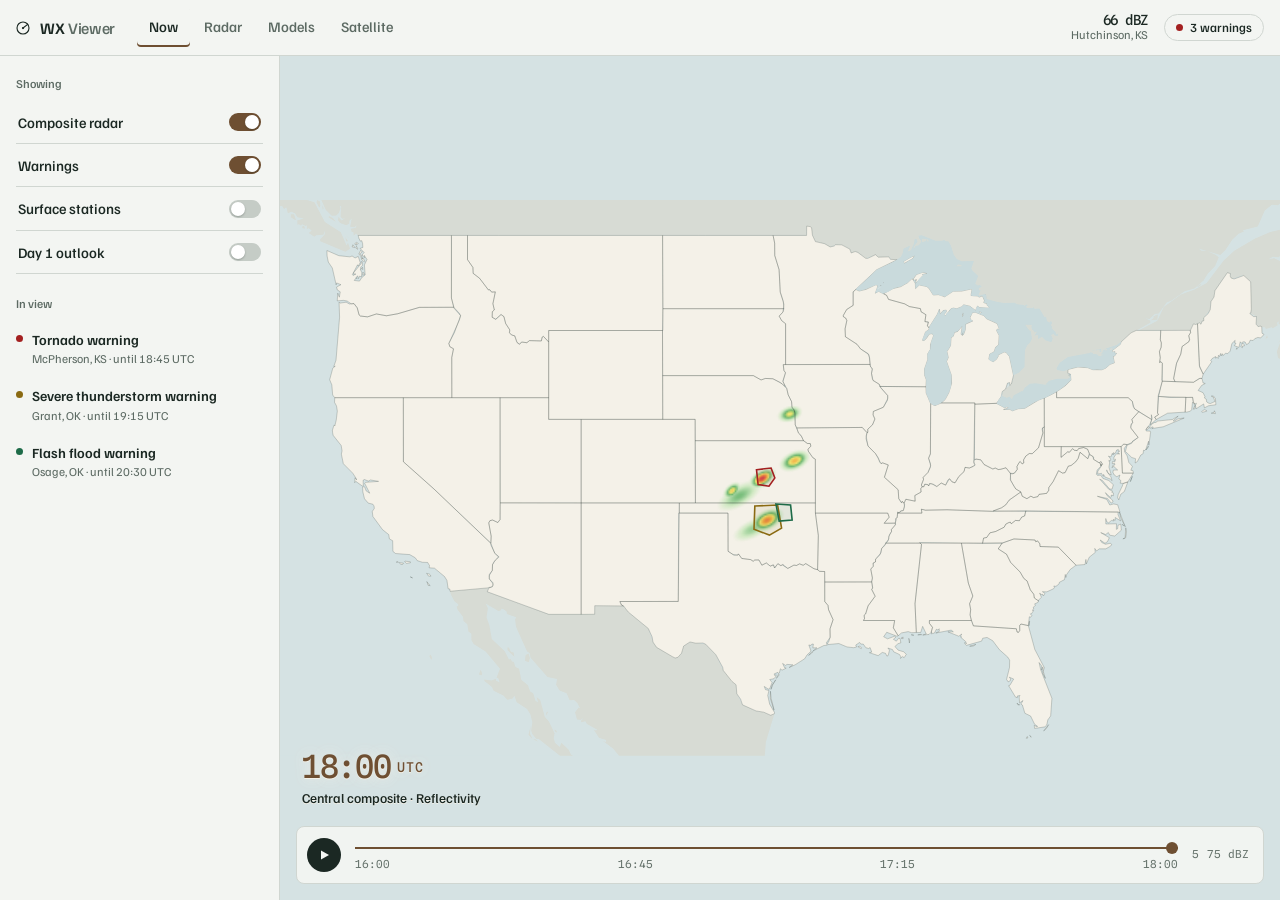
<file: mockup/index.html>
<!DOCTYPE html>
<html lang="en">
<head>
<meta charset="UTF-8">
<meta name="viewport" content="width=device-width, initial-scale=1">
<title>WX Viewer</title>
<meta name="description" content="A clean mockup of WX Viewer. Sample weather fields on a continental map.">
<style>
@font-face {
  font-family: "Familjen Grotesk";
  src: url("fonts/familjen-400.ttf") format("truetype");
  font-weight: 400;
  font-style: normal;
  font-display: swap;
}
@font-face {
  font-family: "Familjen Grotesk";
  src: url("fonts/familjen-500.ttf") format("truetype");
  font-weight: 500;
  font-style: normal;
  font-display: swap;
}
@font-face {
  font-family: "Familjen Grotesk";
  src: url("fonts/familjen-600.ttf") format("truetype");
  font-weight: 600;
  font-style: normal;
  font-display: swap;
}
@font-face {
  font-family: "Spline Sans Mono";
  src: url("fonts/spline-400.ttf") format("truetype");
  font-weight: 400;
  font-style: normal;
  font-display: swap;
}
@font-face {
  font-family: "Spline Sans Mono";
  src: url("fonts/spline-500.ttf") format("truetype");
  font-weight: 500;
  font-style: normal;
  font-display: swap;
}

:root {
  --field: #e4e8e3;
  --sheet: #f3f5f2;
  --ink: #1b2823;
  --muted: #5c6a63;
  --faint: #66736c;
  --line: #d0d6d1;
  --line-strong: #b7c0ba;
  --bronze: #6e4f32;
  --chart: #f4f1e8;
  --neighbor: #d7dbd4;
  --water: #d5e2e3;
  --lake: #c9dadc;
  --danger: #a32020;
  --sans: "Familjen Grotesk", "Segoe UI", sans-serif;
  --mono: "Spline Sans Mono", ui-monospace, monospace;
  --shadow: 0 12px 32px rgba(27, 40, 35, 0.1);
}

* { box-sizing: border-box; }
html, body { height: 100%; }
body {
  margin: 0;
  color: var(--ink);
  background: var(--field);
  font-family: var(--sans);
  font-size: 15px;
  line-height: 1.4;
  display: flex;
  flex-direction: column;
  overflow: hidden;
  color-scheme: light;
  -webkit-font-smoothing: antialiased;
}
button, select, input { font: inherit; color: inherit; }
button { cursor: pointer; }
button:focus-visible, select:focus-visible, input:focus-visible {
  outline: 2px solid var(--ink);
  outline-offset: 2px;
}
[hidden] { display: none !important; }

.rail {
  flex: none;
  display: grid;
  grid-template-columns: auto 1fr auto;
  align-items: center;
  height: 56px;
  padding: 0 16px 0 14px;
  background: var(--sheet);
  border-bottom: 1px solid var(--line);
  user-select: none;
}
.brand { display: flex; align-items: center; gap: 8px; }
.brand svg { display: block; color: var(--ink); }
.brand h1 {
  margin: 0;
  font-size: 16px;
  font-weight: 600;
  letter-spacing: -0.02em;
  line-height: 1;
}
.brand h1 span { font-weight: 500; color: var(--muted); margin-left: 1px; }
.tabs { display: flex; gap: 2px; margin-left: 22px; }
.tabs button {
  border: 0;
  background: transparent;
  color: var(--muted);
  font-weight: 500;
  font-size: 14.5px;
  padding: 8px 12px 10px;
  border-radius: 4px;
}
.tabs button[aria-selected="true"] {
  color: var(--ink);
  box-shadow: inset 0 -2px 0 var(--bronze);
}
.tabs button:hover { color: var(--ink); }
.rail-meta { display: flex; align-items: center; gap: 16px; }
.live { text-align: right; min-width: 108px; }
.live strong {
  display: block;
  font-family: var(--mono);
  font-weight: 500;
  font-size: 14px;
  letter-spacing: -0.03em;
  line-height: 1.15;
}
.live span { display: block; color: var(--muted); font-size: 12px; line-height: 1.2; }
.warn-chip, .sheet-toggle {
  display: inline-flex;
  align-items: center;
  gap: 7px;
  border: 1px solid var(--line);
  background: transparent;
  border-radius: 999px;
  padding: 6px 11px;
  font-size: 12.5px;
  font-weight: 500;
  line-height: 1;
}
.warn-chip i {
  width: 7px;
  height: 7px;
  border-radius: 50%;
  background: var(--danger);
  flex: none;
}
.sheet-toggle { display: none; }

.stage {
  flex: 1;
  min-height: 0;
  display: grid;
  grid-template-columns: 280px minmax(0, 1fr);
}
.sheet {
  background: var(--sheet);
  border-right: 1px solid var(--line);
  overflow: auto;
  min-height: 0;
  scrollbar-width: thin;
  scrollbar-color: var(--line-strong) transparent;
}
.panel { padding: 18px 16px 32px; }
.panel h2 {
  margin: 22px 0 8px;
  font-size: 12px;
  font-weight: 500;
  color: var(--muted);
}
.panel h2:first-child { margin-top: 2px; }
.note { margin: 0; font-size: 14.5px; font-weight: 500; }

.switch {
  display: flex;
  align-items: center;
  justify-content: space-between;
  width: 100%;
  padding: 11px 2px;
  background: none;
  border: 0;
  border-bottom: 1px solid var(--line);
  text-align: left;
  font-size: 14.5px;
  font-weight: 500;
}
.switch i {
  width: 32px;
  height: 18px;
  border-radius: 99px;
  background: #c5ccc6;
  position: relative;
  flex: none;
}
.switch i::after {
  content: "";
  position: absolute;
  top: 2px;
  left: 2px;
  width: 14px;
  height: 14px;
  border-radius: 50%;
  background: #fff;
  box-shadow: 0 1px 2px rgba(27, 40, 35, 0.28);
  transition: transform 0.15s ease;
}
.switch[aria-pressed="true"] i { background: var(--bronze); }
.switch[aria-pressed="true"] i::after { transform: translateX(14px); }

.warnings { list-style: none; margin: 0; padding: 0; }
.warning {
  display: block;
  width: 100%;
  position: relative;
  padding: 9px 8px 9px 16px;
  background: none;
  border: 0;
  border-radius: 4px;
  text-align: left;
}
.warning::before {
  content: "";
  position: absolute;
  left: 0;
  top: 14px;
  width: 7px;
  height: 7px;
  border-radius: 50%;
  background: var(--c, var(--danger));
}
.warning b { display: block; font-weight: 600; font-size: 14px; }
.warning span { display: block; margin-top: 2px; color: var(--muted); font-size: 12px; }
.warning:hover, .warning[aria-current="true"] { background: #e7ebe4; }
.warning.is-expired { opacity: 0.55; }
.empty-note { margin: 8px 0 0; color: var(--muted); font-size: 13px; }

select, .search {
  width: 100%;
  height: 36px;
  border: 1px solid var(--line);
  border-radius: 4px;
  background: transparent;
  padding: 0 10px;
}
select {
  appearance: none;
  padding-right: 28px;
  background-image: url("data:image/svg+xml;utf8,<svg xmlns='http://www.w3.org/2000/svg' width='12' height='8' viewBox='0 0 12 8'><path d='M1 1.5 6 6.5 11 1.5' fill='none' stroke='%235C6A63' stroke-width='1.4' stroke-linecap='round'/></svg>");
  background-repeat: no-repeat;
  background-position: right 10px center;
}
.search { margin-bottom: 8px; }
.search::placeholder { color: var(--faint); }
.choice {
  display: block;
  width: 100%;
  text-align: left;
  padding: 7px 10px 7px 12px;
  border: 0;
  border-radius: 4px;
  background: transparent;
  font-size: 14.5px;
  font-weight: 500;
}
.choice:hover { background: #e7ebe4; }
.choice[aria-pressed="true"] {
  background: #e4e8e1;
  box-shadow: inset 2px 0 0 var(--bronze);
}
.segment {
  display: flex;
  border: 1px solid var(--line);
  border-radius: 4px;
  overflow: hidden;
}
.segment button {
  flex: 1;
  border: 0;
  background: transparent;
  padding: 8px 4px;
  color: var(--muted);
  font-size: 13px;
  font-weight: 500;
}
.segment button + button { border-left: 1px solid var(--line); }
.segment button[aria-pressed="true"] { background: var(--ink); color: var(--sheet); }
.disclosure {
  display: flex;
  align-items: center;
  gap: 8px;
  width: 100%;
  margin-top: 14px;
  padding: 12px 2px 8px;
  background: none;
  border: 0;
  border-top: 1px solid var(--line);
  font-size: 14.5px;
  font-weight: 500;
  text-align: left;
}
.disclosure .chev {
  width: 6px;
  height: 6px;
  border-right: 1.5px solid var(--muted);
  border-bottom: 1.5px solid var(--muted);
  transform: rotate(-45deg);
  margin-top: -3px;
}
.disclosure[aria-expanded="true"] .chev { transform: rotate(45deg); margin-top: 2px; }
.miss { margin: 8px 0 0; color: var(--muted); font-size: 13px; }

.map {
  position: relative;
  min-width: 0;
  background: var(--water);
  overflow: hidden;
  user-select: none;
}
#chart { display: block; width: 100%; height: 100%; cursor: crosshair; }
.water { fill: var(--water); }
.neighbor { fill: var(--neighbor); }
.land { fill: var(--chart); }
.lake { fill: var(--lake); }
.state-line { fill: none; stroke: rgba(27, 40, 35, 0.2); stroke-width: 1; vector-effect: non-scaling-stroke; }
.warning-shape, .range-ring, .front-line { vector-effect: non-scaling-stroke; }
.map.is-satellite { background: #121a1c; }
.map.is-satellite .water,
.map.is-satellite .lake { fill: #121a1c; }
.map.is-satellite .neighbor,
.map.is-satellite .land { fill: #1c2628; }
.map.is-satellite .state-line { stroke: rgba(214, 226, 223, 0.32); }

.plate {
  position: absolute;
  left: 22px;
  bottom: 92px;
  pointer-events: none;
}
.plate-time {
  font-family: var(--mono);
  font-weight: 500;
  font-size: clamp(26px, 2.5vw, 34px);
  letter-spacing: -0.04em;
  color: var(--bronze);
  line-height: 1;
  text-shadow: 0 1px 0 rgba(244, 241, 232, 0.95), 0 0 14px rgba(244, 241, 232, 0.9);
}
.plate-time span {
  margin-left: 6px;
  font-size: 0.42em;
  letter-spacing: 0.08em;
  vertical-align: 0.45em;
}
.plate-caption {
  margin-top: 6px;
  font-size: 13.5px;
  font-weight: 500;
  text-shadow: 0 1px 0 rgba(244, 241, 232, 0.95);
}
.map.is-satellite .plate-time { color: #e6d3b8; text-shadow: 0 1px 2px rgba(0, 0, 0, 0.8); }
.map.is-satellite .plate-caption { color: #d5ddd8; text-shadow: 0 1px 2px rgba(0, 0, 0, 0.8); }

.timebar {
  position: absolute;
  left: 16px;
  right: 16px;
  bottom: 16px;
  height: 58px;
  display: grid;
  grid-template-columns: auto minmax(0, 1fr) auto;
  align-items: center;
  gap: 14px;
  padding: 0 14px 0 10px;
  background: rgba(243, 245, 242, 0.94);
  border: 1px solid var(--line);
  border-radius: 8px;
  backdrop-filter: blur(10px);
}
.play {
  width: 34px;
  height: 34px;
  border: 0;
  border-radius: 50%;
  background: var(--ink);
  color: var(--sheet);
  display: grid;
  place-items: center;
  padding: 0;
}
.play svg { display: block; }
.track { min-width: 0; display: flex; flex-direction: column; gap: 3px; }
.track input[type="range"] {
  -webkit-appearance: none;
  appearance: none;
  width: 100%;
  height: 16px;
  margin: 0;
  background: transparent;
  cursor: pointer;
}
.track input[type="range"]:focus-visible { outline-offset: 4px; }
.track input[type="range"]::-webkit-slider-runnable-track {
  height: 2px;
  background: linear-gradient(90deg, var(--bronze) var(--p, 100%), var(--line-strong) var(--p, 100%));
}
.track input[type="range"]::-webkit-slider-thumb {
  -webkit-appearance: none;
  width: 12px;
  height: 12px;
  margin-top: -5px;
  border: 0;
  border-radius: 50%;
  background: var(--bronze);
}
.track input[type="range"]::-moz-range-track { height: 2px; background: var(--line-strong); border: 0; }
.track input[type="range"]::-moz-range-progress { height: 2px; background: var(--bronze); }
.track input[type="range"]::-moz-range-thumb {
  width: 12px;
  height: 12px;
  border: 0;
  border-radius: 50%;
  background: var(--bronze);
}
.track-labels {
  display: flex;
  justify-content: space-between;
  font-family: var(--mono);
  font-size: 11px;
  color: var(--faint);
  line-height: 1;
}
.legend { display: flex; align-items: center; gap: 8px; }
.legend span {
  font-family: var(--mono);
  font-size: 11px;
  color: var(--faint);
  white-space: nowrap;
}
.legend i {
  display: block;
  width: 92px;
  height: 8px;
  border-radius: 2px;
  background: var(--bar, #ccc);
}
.legend.is-plain i { display: none; }

.pin {
  position: absolute;
  width: 214px;
  padding: 12px 28px 12px 14px;
  background: var(--sheet);
  border: 1px solid var(--line);
  border-radius: 8px;
  box-shadow: var(--shadow);
  z-index: 3;
}
.pin-close {
  position: absolute;
  top: 6px;
  right: 6px;
  width: 24px;
  height: 24px;
  border: 0;
  background: transparent;
  color: var(--muted);
  font-size: 18px;
  line-height: 1;
}
.pin-place { font-weight: 600; font-size: 14.5px; }
.pin-coord {
  margin-top: 2px;
  font-family: var(--mono);
  font-size: 11px;
  color: var(--muted);
}
.pin-hero { margin-top: 8px; line-height: 1; }
.pin-hero strong {
  font-family: var(--mono);
  font-weight: 500;
  font-size: 28px;
  letter-spacing: -0.04em;
  color: var(--bronze);
}
.pin-hero span { margin-left: 4px; color: var(--muted); font-size: 12px; }
.pin-meta { margin-top: 8px; font-size: 13px; color: var(--ink); }
.pin-meta div + div { margin-top: 2px; }

.scrim {
  display: none;
  position: absolute;
  inset: 0;
  border: 0;
  background: rgba(27, 40, 35, 0.18);
  z-index: 4;
}

@media (max-width: 860px) {
  .rail {
    height: auto;
    display: flex;
    flex-wrap: wrap;
    gap: 6px 10px;
    padding: 10px 12px 0;
  }
  .tabs {
    order: 5;
    width: 100%;
    margin: 4px 0 0;
    overflow-x: auto;
  }
  .sheet-toggle { display: inline-flex; }
  .live { min-width: 0; }
  .live span { display: none; }
  .stage { display: block; position: relative; }
  .map { position: absolute; inset: 0; }
  .sheet {
    position: absolute;
    left: 0;
    right: 0;
    bottom: 0;
    z-index: 5;
    max-height: 62%;
    border-right: 0;
    border-top: 1px solid var(--line);
    transform: translateY(105%);
    transition: transform 0.22s ease;
    background: var(--sheet);
  }
  .stage.sheet-open .sheet { transform: translateY(0); }
  .stage.sheet-open .scrim { display: block; }
  .plate { left: 14px; bottom: 84px; }
  .timebar { left: 8px; right: 8px; bottom: 8px; gap: 8px; padding-right: 10px; }
  .legend span { display: none; }
  .legend i { width: 64px; }
}

@media (prefers-reduced-motion: reduce) {
  * { transition: none !important; }
}
</style>
</head>
<body>
<header class="rail">
  <div class="brand">
    <svg width="18" height="18" viewBox="0 0 24 24" aria-hidden="true">
      <circle cx="12" cy="12" r="8" fill="none" stroke="currentColor" stroke-width="1.5"/>
      <path d="M12 12 L18.2 7.2" stroke="currentColor" stroke-width="1.5" stroke-linecap="round"/>
      <circle cx="12" cy="12" r="1.5" fill="currentColor"/>
    </svg>
    <h1>WX <span>Viewer</span></h1>
  </div>
  <nav class="tabs" role="tablist" aria-label="Source">
    <button type="button" role="tab" id="tab-now" data-mode="now" aria-selected="true" aria-controls="sheet">Now</button>
    <button type="button" role="tab" id="tab-radar" data-mode="radar" aria-selected="false" aria-controls="sheet" tabindex="-1">Radar</button>
    <button type="button" role="tab" id="tab-models" data-mode="models" aria-selected="false" aria-controls="sheet" tabindex="-1">Models</button>
    <button type="button" role="tab" id="tab-satellite" data-mode="satellite" aria-selected="false" aria-controls="sheet" tabindex="-1">Satellite</button>
  </nav>
  <div class="rail-meta">
    <div class="live">
      <strong id="liveValue">—</strong>
      <span id="livePlace">—</span>
    </div>
    <button type="button" class="warn-chip" id="warnChip"><i></i><span>3 warnings</span></button>
    <button type="button" class="sheet-toggle" id="sheetToggle" aria-expanded="false" aria-controls="sheet">Fields</button>
  </div>
</header>

<main class="stage" id="stage">
  <aside class="sheet" id="sheet">
    <section class="panel" data-panel="now">
      <h2>Showing</h2>
      <button type="button" class="switch" data-layer="radar" aria-pressed="true"><span>Composite radar</span><i></i></button>
      <button type="button" class="switch" data-layer="warnings" aria-pressed="true"><span>Warnings</span><i></i></button>
      <button type="button" class="switch" data-layer="stations" aria-pressed="false"><span>Surface stations</span><i></i></button>
      <button type="button" class="switch" data-layer="outlook" aria-pressed="false"><span>Day 1 outlook</span><i></i></button>
      <h2>In view</h2>
      <ul class="warnings" id="warningList"></ul>
    </section>

    <section class="panel" data-panel="radar" hidden>
      <h2>Station</h2>
      <select id="siteSelect" aria-label="Radar station">
        <option value="KICT">KICT · Wichita</option>
        <option value="KTLX">KTLX · Oklahoma City</option>
        <option value="KTWX">KTWX · Topeka</option>
        <option value="KEAX">KEAX · Kansas City</option>
        <option value="KOAX">KOAX · Omaha</option>
        <option value="KDDC">KDDC · Dodge City</option>
      </select>
      <h2>Product</h2>
      <div class="choices">
        <button type="button" class="choice" data-radar="reflectivity" aria-pressed="true">Reflectivity</button>
        <button type="button" class="choice" data-radar="velocity">Velocity</button>
      </div>
      <h2>Elevation</h2>
      <div class="segment" id="tiltSeg">
        <button type="button" data-tilt="0.5" aria-pressed="true">0.5°</button>
        <button type="button" data-tilt="0.9" aria-pressed="false">0.9°</button>
        <button type="button" data-tilt="1.3" aria-pressed="false">1.3°</button>
      </div>
      <h2>Loop</h2>
      <div class="segment" id="loopSeg">
        <button type="button" data-loop="30" aria-pressed="false">30 min</button>
        <button type="button" data-loop="60" aria-pressed="false">1 hour</button>
        <button type="button" data-loop="120" aria-pressed="true">2 hours</button>
      </div>
    </section>

    <section class="panel" data-panel="models" hidden>
      <h2>Model</h2>
      <select id="modelSelect" aria-label="Model">
        <option value="hrrr">HRRR</option>
        <option value="nam">NAM 3 km</option>
        <option value="rap">RAP</option>
        <option value="gfs">GFS</option>
        <option value="ecmwf">ECMWF</option>
      </select>
      <h2>Run</h2>
      <select id="runSelect" aria-label="Model run">
        <option value="12">14 Oct · 12Z</option>
        <option value="6">14 Oct · 06Z</option>
        <option value="0">14 Oct · 00Z</option>
      </select>
      <h2>Field</h2>
      <input class="search" id="fieldSearch" type="search" placeholder="Find a field" aria-label="Find a field" autocomplete="off" spellcheck="false">
      <div class="choices" id="modelFields">
        <button type="button" class="choice" data-field="reflectivity" aria-pressed="true">Reflectivity</button>
        <button type="button" class="choice" data-field="temperature">Temperature</button>
        <button type="button" class="choice" data-field="dewpoint">Dewpoint</button>
        <button type="button" class="choice" data-field="wind">Wind</button>
        <button type="button" class="choice" data-field="cape">CAPE</button>
        <button type="button" class="choice" data-field="precip">Precipitation</button>
        <button type="button" class="choice" data-field="pressure">Pressure</button>
      </div>
      <button type="button" class="disclosure" id="chaseToggle" aria-expanded="false" aria-controls="chaseFields">
        <span class="chev" aria-hidden="true"></span> Chase indices
      </button>
      <div class="choices" id="chaseFields" hidden>
        <button type="button" class="choice" data-field="target">Target index</button>
        <button type="button" class="choice" data-field="meso">Mesocyclone strength</button>
        <button type="button" class="choice" data-field="mode">Storm mode</button>
        <button type="button" class="choice" data-field="visibility">Visibility</button>
      </div>
      <p class="miss" id="fieldEmpty" hidden>Nothing matches that name.</p>
    </section>

    <section class="panel" data-panel="satellite" hidden>
      <h2>Satellite</h2>
      <p class="note">GOES-19 East</p>
      <h2>Product</h2>
      <div class="choices">
        <button type="button" class="choice" data-sat="ir" aria-pressed="true">Infrared</button>
        <button type="button" class="choice" data-sat="wv">Water vapor</button>
        <button type="button" class="choice" data-sat="vis">Visible</button>
      </div>
      <h2>Domain</h2>
      <div class="segment" id="domainSeg">
        <button type="button" data-domain="conus" aria-pressed="true">CONUS</button>
        <button type="button" data-domain="meso" aria-pressed="false">Mesoscale</button>
      </div>
    </section>
  </aside>

  <div class="map" id="map">
    <svg id="chart" role="img" aria-label="Weather map of the continental United States"></svg>
    <div class="plate">
      <div class="plate-time" id="plateTime">18:00<span>UTC</span></div>
      <div class="plate-caption" id="plateCaption"></div>
    </div>
    <div class="timebar">
      <button type="button" class="play" id="play" aria-pressed="false" aria-label="Play">
        <svg width="12" height="12" viewBox="0 0 12 12" aria-hidden="true"><path d="M3 1.5v9l8-4.5z" fill="currentColor"/></svg>
      </button>
      <div class="track">
        <input id="scrub" type="range" min="0" max="8" value="8" aria-label="Valid time">
        <div class="track-labels" id="trackLabels"></div>
      </div>
      <div class="legend" id="legend">
        <span id="legendMin"></span>
        <i id="legendBar"></i>
        <span id="legendMax"></span>
      </div>
    </div>
    <div class="pin" id="pin" hidden>
      <button type="button" class="pin-close" id="pinClose" aria-label="Close">×</button>
      <div class="pin-place" id="pinPlace"></div>
      <div class="pin-coord" id="pinCoord"></div>
      <div class="pin-hero"><strong id="pinValue"></strong><span id="pinUnit"></span></div>
      <div class="pin-meta" id="pinMeta"></div>
    </div>
  </div>
  <button type="button" class="scrim" id="scrim" aria-label="Close fields"></button>
</main>

<script src="geo.js"></script>
<script>
'use strict';

const SVGNS = 'http://www.w3.org/2000/svg';
const state = {
  mode: 'now',
  field: 'reflectivity',
  model: 'hrrr',
  runHour: 12,
  site: 'KICT',
  radarProduct: 'reflectivity',
  tilt: 0.5,
  loop: 120,
  satProduct: 'ir',
  domain: 'conus',
  validMinute: 360,
  layers: { radar: true, warnings: true, stations: false, outlook: false },
  playing: false,
  pinned: null,
  focusWarning: null
};

const SITES = {
  KICT: { name: 'KICT · Wichita', lon: -97.44, lat: 37.65 },
  KTLX: { name: 'KTLX · Oklahoma City', lon: -97.28, lat: 35.33 },
  KTWX: { name: 'KTWX · Topeka', lon: -96.23, lat: 39.0 },
  KEAX: { name: 'KEAX · Kansas City', lon: -94.26, lat: 38.81 },
  KOAX: { name: 'KOAX · Omaha', lon: -96.37, lat: 41.32 },
  KDDC: { name: 'KDDC · Dodge City', lon: -99.97, lat: 37.76 }
};

const MODELS = { hrrr: 'HRRR', nam: 'NAM 3 km', rap: 'RAP', gfs: 'GFS', ecmwf: 'ECMWF' };
const SMOOTH = { hrrr: 1, nam: 1.18, rap: 1.05, gfs: 1.85, ecmwf: 1.7 };
const FIELDS = {
  reflectivity: 'Reflectivity',
  temperature: 'Temperature',
  dewpoint: 'Dewpoint',
  wind: 'Wind',
  cape: 'CAPE',
  precip: 'Precipitation',
  pressure: 'Pressure',
  target: 'Target index',
  meso: 'Mesocyclone strength',
  mode: 'Storm mode',
  visibility: 'Visibility',
  velocity: 'Velocity',
  ir: 'Infrared',
  wv: 'Water vapor',
  vis: 'Visible'
};

/* Storm positions are the 18:00 UTC picture. validMinute 0 is 14 Oct 12:00 UTC. */
const STORMS = [
  { lon: -97.9, lat: 38.2, peak: 66, rx: 58, ry: 32, angle: 32, speed: 1 },
  { lon: -97.6, lat: 36.15, peak: 57, rx: 74, ry: 42, angle: 28, speed: 0.95 },
  { lon: -95.9, lat: 39.05, peak: 50, rx: 66, ry: 38, angle: 24, speed: 1.05 },
  { lon: -96.2, lat: 41.25, peak: 43, rx: 52, ry: 32, angle: 18, speed: 0.9 },
  { lon: -99.75, lat: 37.6, peak: 46, rx: 46, ry: 28, angle: 42, speed: 0.85 },
  { lon: -99.3, lat: 37.35, peak: 30, rx: 120, ry: 52, angle: 30, speed: 0.8 },
  { lon: -98.5, lat: 35.7, peak: 26, rx: 110, ry: 48, angle: 26, speed: 0.8 }
];

const FRONT = [[-108.5, 47.2], [-103.2, 43.4], [-98.4, 39.2], [-93.6, 36.2], [-88.2, 33.6]];

const WARNINGS = [
  {
    id: 'tor', name: 'Tornado warning', place: 'McPherson, KS', expire: 405, color: '#a32020',
    ring: [[-98.25, 38.62], [-97.35, 38.7], [-97.12, 38.22], [-97.48, 37.82], [-98.15, 37.9]]
  },
  {
    id: 'svr', name: 'Severe thunderstorm warning', place: 'Grant, OK', expire: 435, color: '#8a6a12',
    ring: [[-98.35, 36.85], [-96.95, 36.9], [-96.7, 35.75], [-97.45, 35.4], [-98.4, 35.7]]
  },
  {
    id: 'ff', name: 'Flash flood warning', place: 'Osage, OK', expire: 510, color: '#1d6b48',
    ring: [[-97.05, 36.95], [-96.15, 36.9], [-96.05, 36.15], [-96.85, 36.1]]
  }
];

const OUTLOOK = [[-103.2, 40.2], [-94.2, 40.6], [-91.8, 37.2], [-93.4, 33.2], [-99.2, 33.0], [-103.6, 36.2]];

const STATIONS = [
  { lon: -95.94, lat: 41.26 },
  { lon: -97.34, lat: 37.69 },
  { lon: -97.52, lat: 35.47 },
  { lon: -93.62, lat: 41.59 },
  { lon: -101.83, lat: 35.22 }
];

const CITIES = [
  ['McPherson, KS', -97.66, 38.37], ['Hutchinson, KS', -97.93, 38.06], ['Salina, KS', -97.61, 38.84],
  ['Hays, KS', -99.33, 38.88], ['Russell, KS', -98.86, 38.89], ['Concordia, KS', -97.66, 39.57],
  ['Manhattan, KS', -96.57, 39.18], ['Lawrence, KS', -95.24, 38.97], ['Colby, KS', -101.05, 39.39],
  ['Wichita, KS', -97.34, 37.69], ['Newton, KS', -97.35, 38.05], ['Great Bend, KS', -98.76, 38.36],
  ['Dodge City, KS', -99.97, 37.75], ['Topeka, KS', -95.68, 39.05], ['Emporia, KS', -96.18, 38.4],
  ['Kansas City, MO', -94.58, 39.1], ['Omaha, NE', -95.94, 41.26], ['Lincoln, NE', -96.68, 40.81],
  ['Oklahoma City, OK', -97.52, 35.47], ['Norman, OK', -97.44, 35.22], ['Tulsa, OK', -95.99, 36.15],
  ['Enid, OK', -97.88, 36.4], ['Des Moines, IA', -93.62, 41.59], ['Dallas, TX', -96.8, 32.78],
  ['Fort Worth, TX', -97.33, 32.75], ['Houston, TX', -95.37, 29.76], ['San Antonio, TX', -98.49, 29.42],
  ['Austin, TX', -97.74, 30.27], ['Amarillo, TX', -101.83, 35.22], ['Lubbock, TX', -101.85, 33.58],
  ['Denver, CO', -104.99, 39.74], ['Colorado Springs, CO', -104.82, 38.83], ['Albuquerque, NM', -106.65, 35.08],
  ['Phoenix, AZ', -112.07, 33.45], ['Chicago, IL', -87.63, 41.88], ['Minneapolis, MN', -93.27, 44.98],
  ['St. Louis, MO', -90.2, 38.63], ['Springfield, MO', -93.29, 37.21], ['Little Rock, AR', -92.29, 34.75],
  ['Memphis, TN', -90.05, 35.15], ['Nashville, TN', -86.78, 36.16], ['Atlanta, GA', -84.39, 33.75],
  ['New Orleans, LA', -90.07, 29.95], ['Jackson, MS', -90.18, 32.3], ['Birmingham, AL', -86.8, 33.52],
  ['Indianapolis, IN', -86.16, 39.77], ['Detroit, MI', -83.05, 42.33], ['Milwaukee, WI', -87.91, 43.04],
  ['Sioux Falls, SD', -96.73, 43.55], ['Bismarck, ND', -100.78, 46.81], ['Rapid City, SD', -103.23, 44.08],
  ['Cheyenne, WY', -104.82, 41.14], ['Salt Lake City, UT', -111.89, 40.76], ['Las Vegas, NV', -115.14, 36.17],
  ['Los Angeles, CA', -118.24, 34.05], ['San Francisco, CA', -122.42, 37.77], ['Seattle, WA', -122.33, 47.61],
  ['Portland, OR', -122.68, 45.52], ['Boise, ID', -116.2, 43.62], ['Billings, MT', -108.5, 45.78],
  ['Fargo, ND', -96.79, 46.88], ['New York, NY', -74.01, 40.71], ['Boston, MA', -71.06, 42.36],
  ['Philadelphia, PA', -75.17, 39.95], ['Washington, DC', -77.04, 38.91], ['Pittsburgh, PA', -79.99, 40.44],
  ['Cleveland, OH', -81.69, 41.5], ['Charlotte, NC', -80.84, 35.23], ['Raleigh, NC', -78.64, 35.78],
  ['Miami, FL', -80.19, 25.76], ['Tampa, FL', -82.46, 27.95], ['Jacksonville, FL', -81.66, 30.33],
  ['Mobile, AL', -88.04, 30.69], ['Louisville, KY', -85.76, 38.25], ['Cincinnati, OH', -84.51, 39.1],
  ['Columbus, OH', -83.0, 39.96], ['Buffalo, NY', -78.88, 42.89], ['Richmond, VA', -77.46, 37.54],
  ['Knoxville, TN', -83.92, 35.96], ['Shreveport, LA', -93.75, 32.53], ['El Paso, TX', -106.49, 31.76],
  ['Tucson, AZ', -110.97, 32.22], ['Spokane, WA', -117.43, 47.66], ['Sacramento, CA', -121.49, 38.58],
  ['San Diego, CA', -117.16, 32.72], ['Grand Rapids, MI', -85.67, 42.96], ['Madison, WI', -89.4, 43.07],
  ['Cedar Rapids, IA', -91.67, 41.98], ['Columbia, MO', -92.33, 38.95], ['Joplin, MO', -94.51, 37.08],
  ['Abilene, TX', -99.73, 32.45], ['Midland, TX', -102.08, 31.997], ['Corpus Christi, TX', -97.4, 27.8],
  ['Pensacola, FL', -87.22, 30.42], ['Savannah, GA', -81.09, 32.08], ['Charleston, SC', -79.93, 32.78],
  ['Columbia, SC', -81.03, 34.0], ['Greensboro, NC', -79.79, 36.07], ['Roanoke, VA', -79.94, 37.27],
  ['Baltimore, MD', -76.61, 39.29], ['Hartford, CT', -72.68, 41.76], ['Albany, NY', -73.76, 42.65],
  ['Portland, ME', -70.26, 43.66], ['Burlington, VT', -73.21, 44.48], ['Duluth, MN', -92.1, 46.79],
  ['Rochester, MN', -92.47, 44.02], ['Eau Claire, WI', -91.5, 44.81], ['Peoria, IL', -89.59, 40.69],
  ['Fort Wayne, IN', -85.14, 41.08], ['Dayton, OH', -84.19, 39.76], ['Lexington, KY', -84.5, 38.04],
  ['Chattanooga, TN', -85.31, 35.05], ['Huntsville, AL', -86.59, 34.73], ['Montgomery, AL', -86.3, 32.37],
  ['Tallahassee, FL', -84.28, 30.44], ['Lafayette, LA', -92.02, 30.22], ['Beaumont, TX', -94.1, 30.08],
  ['Waco, TX', -97.15, 31.55], ['Lawton, OK', -98.39, 34.61], ['Fort Smith, AR', -94.4, 35.39],
  ['Paducah, KY', -88.6, 37.08], ['Evansville, IN', -87.57, 37.97], ['South Bend, IN', -86.25, 41.68],
  ['Green Bay, WI', -88.02, 44.51], ['Marquette, MI', -87.4, 46.54], ['International Falls, MN', -93.41, 48.6],
  ['Grand Island, NE', -98.34, 40.93], ['North Platte, NE', -100.77, 41.14], ['Scottsbluff, NE', -103.67, 41.87],
  ['Goodland, KS', -101.71, 39.35], ['Garden City, KS', -100.87, 37.97], ['Liberal, KS', -100.92, 37.04],
  ['Pueblo, CO', -104.61, 38.25], ['Grand Junction, CO', -108.55, 39.06], ['Casper, WY', -106.31, 42.87],
  ['Missoula, MT', -114.0, 46.87], ['Great Falls, MT', -111.3, 47.5], ['Flagstaff, AZ', -111.65, 35.2],
  ['Reno, NV', -119.81, 39.53], ['Fresno, CA', -119.79, 36.74], ['Eugene, OR', -123.09, 44.05],
  ['Yakima, WA', -120.51, 46.6], ['Aberdeen, SD', -98.49, 45.46], ['Pierre, SD', -100.35, 44.37]
];

const LEGENDS = {
  reflectivity: { min: '5', max: '75 dBZ', bar: 'linear-gradient(90deg,#b7e3a8,#3ea24a 28%,#efe15a 48%,#f0a12e 66%,#e24b3a 82%,#9b1560)' },
  velocity: { min: '−30', max: '+30 kt', bar: 'linear-gradient(90deg,#1f7a4d,#f4f1e8,#a32020)' },
  temperature: { min: '20', max: '100 °F', bar: 'linear-gradient(90deg,#6f93c4,#f4f1e8 42%,#f2d48a 68%,#e8884a 84%,#c4473a)' },
  dewpoint: { min: '20', max: '75 °F', bar: 'linear-gradient(90deg,#d7d3c8,#9fd0c3,#3aaa78,#1f7a5a)' },
  wind: { min: '0', max: '50 kt', bar: 'linear-gradient(90deg,#f4f1e8,#c4b48a,#8a6232,#3d3428)' },
  cape: { min: '0', max: '4,000', bar: 'linear-gradient(90deg,#f4f1e8,#f3e2c0,#e09a55,#c4473a,#8a1f4a)' },
  precip: { min: '0', max: '3 in', bar: 'linear-gradient(90deg,#f4f1e8,#b7d5c8,#4f9e8a,#1f6f8a,#163a55)' },
  pressure: { min: '1000', max: '1024 mb', plain: true },
  target: { min: '0', max: '10', bar: 'linear-gradient(90deg,#f4f1e8,#e6d3b0,#c49a5a,#6e3b2e)' },
  meso: { min: '0', max: '10', bar: 'linear-gradient(90deg,#f4f1e8,#e6d3b0,#c49a5a,#6e3b2e)' },
  mode: { min: '0', max: '10', bar: 'linear-gradient(90deg,#f4f1e8,#e7d7c4,#b9896a,#5c4038)' },
  visibility: { min: '0', max: '10 mi', bar: 'linear-gradient(90deg,#c9c3b6,#f4f1e8)' },
  ir: { min: 'warm', max: 'cold', bar: 'linear-gradient(90deg,#3a4442,#d5ddd8,#ffffff)' },
  wv: { min: 'dry', max: 'moist', bar: 'linear-gradient(90deg,#24302e,#8aa39a,#e7f2ee)' },
  vis: { min: 'dark', max: 'bright', bar: 'linear-gradient(90deg,#1c2628,#9aa8a4,#ffffff)' }
};

const mapEl = document.getElementById('map');
const chart = document.getElementById('chart');
const stage = document.getElementById('stage');
let view = [0, 0, GEO.w, GEO.h];
let hoverLL = null;
let playTimer = 0;
let landMask = null;

function mercY(lat) {
  const l = Math.max(-89, Math.min(89, lat));
  return Math.log(Math.tan(Math.PI / 4 + l * Math.PI / 360));
}
const Y0 = mercY(GEO.lat0);
const Y1 = mercY(GEO.lat1);

function project(lon, lat) {
  const x = (lon - GEO.lon0) / (GEO.lon1 - GEO.lon0) * GEO.w;
  const y = (Y1 - mercY(lat)) / (Y1 - Y0) * GEO.h;
  return [x, y];
}
function lonFromX(x) {
  return GEO.lon0 + (x / GEO.w) * (GEO.lon1 - GEO.lon0);
}
function latFromY(y) {
  const my = Y1 - (y / GEO.h) * (Y1 - Y0);
  return Math.atan(Math.sinh(my)) * 180 / Math.PI;
}
function unproject(x, y) {
  return { lon: lonFromX(x), lat: latFromY(y) };
}
function px(n) {
  const width = mapEl.clientWidth || 1;
  return n * view[2] / width;
}

function buildChart() {
  chart.setAttribute('viewBox', `0 0 ${GEO.w} ${GEO.h}`);
  const defs = el('defs');
  const mask = el('mask', { id: 'landmask', maskUnits: 'userSpaceOnUse', x: 0, y: 0, width: GEO.w, height: GEO.h });
  mask.appendChild(el('rect', { width: GEO.w, height: GEO.h, fill: '#000' }));
  mask.appendChild(el('path', { fill: '#fff', 'fill-rule': 'evenodd', d: GEO.land }));
  defs.appendChild(mask);
  chart.appendChild(defs);
  chart.appendChild(el('rect', { class: 'water', width: GEO.w, height: GEO.h }));
  chart.appendChild(el('path', { class: 'neighbor', 'fill-rule': 'evenodd', d: GEO.neighbors }));
  chart.appendChild(el('path', { class: 'land', 'fill-rule': 'evenodd', d: GEO.land }));
  const image = el('image', { id: 'field', x: 0, y: 0, width: GEO.w, height: GEO.h, mask: 'url(#landmask)', preserveAspectRatio: 'none' });
  chart.appendChild(image);
  chart.appendChild(el('path', { class: 'state-line', 'fill-rule': 'evenodd', d: GEO.land }));
  chart.appendChild(el('path', { class: 'lake', 'fill-rule': 'evenodd', d: GEO.lakes }));
  const overlay = el('g', { id: 'overlay' });
  chart.appendChild(overlay);

  const maskCanvas = document.createElement('canvas');
  maskCanvas.width = 700;
  maskCanvas.height = Math.max(1, Math.round(700 * GEO.h / GEO.w));
  const mctx = maskCanvas.getContext('2d', { willReadFrequently: true });
  mctx.scale(maskCanvas.width / GEO.w, maskCanvas.height / GEO.h);
  mctx.fillStyle = '#fff';
  mctx.fill(new Path2D(GEO.land), 'evenodd');
  landMask = { canvas: maskCanvas, data: mctx.getImageData(0, 0, maskCanvas.width, maskCanvas.height).data };
}

function el(name, attrs) {
  const node = document.createElementNS(SVGNS, name);
  if (attrs) {
    for (const [key, value] of Object.entries(attrs)) node.setAttribute(key, value);
  }
  return node;
}
function clearNode(node) {
  while (node.firstChild) node.removeChild(node.firstChild);
}
function isLand(lon, lat) {
  const [x, y] = project(lon, lat);
  const mx = Math.floor(x / GEO.w * landMask.canvas.width);
  const my = Math.floor(y / GEO.h * landMask.canvas.height);
  if (mx < 0 || my < 0 || mx >= landMask.canvas.width || my >= landMask.canvas.height) return false;
  return landMask.data[(my * landMask.canvas.width + mx) * 4 + 3] > 10;
}
function distKm(lon1, lat1, lon2, lat2) {
  const dx = (lon1 - lon2) * Math.cos(((lat1 + lat2) / 2) * Math.PI / 180) * 111;
  const dy = (lat1 - lat2) * 111;
  return Math.hypot(dx, dy);
}

function stormState() {
  const t = state.validMinute / 60 - 6;
  const smooth = SMOOTH[state.model] || 1;
  const tilt = state.mode === 'radar' ? ({ 0.5: 1, 0.9: 0.86, 1.3: 0.68 }[state.tilt] || 1) : 1;
  return STORMS.map(function (s) {
    return {
      lon: s.lon + t * 0.36 * s.speed,
      lat: s.lat + t * 0.2 * s.speed,
      peak: s.peak * tilt,
      rx: s.rx * smooth,
      ry: s.ry * smooth,
      angle: s.angle
    };
  });
}
function ellipse(lon, lat, s) {
  const dx = (lon - s.lon) * Math.cos(lat * Math.PI / 180) * 111;
  const dy = (lat - s.lat) * 111;
  const a = s.angle * Math.PI / 180;
  const xr = dx * Math.cos(a) + dy * Math.sin(a);
  const yr = -dx * Math.sin(a) + dy * Math.cos(a);
  return Math.hypot(xr / s.rx, yr / s.ry);
}
function frontSide(lon, lat) {
  let best = 1e9;
  let sign = 1;
  for (let i = 0; i < FRONT.length - 1; i++) {
    const ax = FRONT[i][0], ay = FRONT[i][1];
    const bx = FRONT[i + 1][0], by = FRONT[i + 1][1];
    const abx = bx - ax, aby = by - ay;
    const apx = lon - ax, apy = lat - ay;
    const ab2 = abx * abx + aby * aby || 1;
    let u = (apx * abx + apy * aby) / ab2;
    u = Math.max(0, Math.min(1, u));
    const cx = ax + abx * u, cy = ay + aby * u;
    const dx = (lon - cx) * Math.cos(lat * Math.PI / 180);
    const dy = lat - cy;
    const dist = Math.hypot(dx, dy);
    if (dist < best) {
      best = dist;
      sign = (abx * apy - aby * apx) >= 0 ? 1 : -1;
    }
  }
  return sign * best * 111;
}
function reflectivity(lon, lat, storms) {
  let dbz = 0;
  for (let i = 0; i < storms.length; i++) {
    const d = ellipse(lon, lat, storms[i]);
    dbz = Math.max(dbz, storms[i].peak * Math.exp(-d * d));
  }
  return dbz;
}
function temperature(lon, lat) {
  let t = 91 - (lat - 25) * 1.32 + Math.max(0, lon + 98) * 0.04;
  t -= Math.max(0, -104 - lon) * 0.85;
  const side = frontSide(lon, lat);
  if (side > 0) t -= Math.min(18, 7 + side * 0.035);
  return t;
}
function dewpoint(lon, lat, temp) {
  const gulf = Math.max(0, 33 - lat) * 0.35 + Math.max(0, lon + 98) * 0.12;
  let dep = 15 - gulf;
  if (frontSide(lon, lat) > 0) dep += 6;
  return Math.min(temp - 1, temp - dep);
}
function windOf(lon, lat) {
  const side = frontSide(lon, lat);
  if (side > 80) return { dir: 320, spd: 14 };
  if (side > 0) return { dir: 350, spd: 16 };
  const spd = 14 + Math.max(0, 180 + side) * 0.03;
  return { dir: 200, spd: Math.min(32, spd) };
}
function capeOf(lon, lat, dew) {
  if (frontSide(lon, lat) > 30) return 0;
  const dx = (lon + 97.4) * Math.cos(lat * Math.PI / 180) * 111;
  const dy = (lat - 36.4) * 111;
  const d = Math.hypot(dx / 300, dy / 230);
  return Math.max(0, (dew - 54) * 110 * Math.exp(-d * d));
}
function pressureOf(lon, lat, storms) {
  const s = storms[0];
  const d = distKm(lon, lat, s.lon - 0.8, s.lat + 0.3);
  return 1019 - 16 * Math.exp(-(d * d) / (2 * 340 * 340)) - Math.max(0, lat - 30) * 0.12;
}
function velocityOf(lon, lat, storms) {
  const s = storms[0];
  const dx = (lon - s.lon) * Math.cos(lat * Math.PI / 180) * 111;
  const dy = (lat - s.lat) * 111;
  const d = Math.hypot(dx, dy);
  if (d > 80) return 0;
  const couplet = dx * 0.65 + dy * 0.25;
  return Math.max(-32, Math.min(32, couplet * 0.9)) * Math.exp(-(d * d) / (2 * 36 * 36));
}
function cloudOf(lon, lat, storms) {
  let c = 0;
  for (let i = 0; i < storms.length; i++) {
    const s = storms[i];
    const wide = { lon: s.lon, lat: s.lat, rx: s.rx * 2.5, ry: s.ry * 1.9, angle: s.angle };
    const tail = { lon: s.lon - 0.5, lat: s.lat - 0.22, rx: s.rx * 1.7, ry: s.ry * 1.15, angle: s.angle + 16 };
    c = Math.max(c, Math.exp(-(ellipse(lon, lat, wide) ** 2) * 0.55));
    c = Math.max(c, 0.7 * Math.exp(-(ellipse(lon, lat, tail) ** 2) * 0.85));
  }
  const gulf = Math.exp(-(((lat - 27.2) / 7) ** 2 + ((lon + 90) / 11) ** 2));
  return Math.min(1, c * 0.92 + gulf * 0.1);
}
function chaseOf(kind, lon, lat, storms, sample) {
  const s = storms[0];
  const d = ellipse(lon, lat, { lon: s.lon, lat: s.lat, rx: kind === 'meso' ? 70 : 160, ry: kind === 'meso' ? 50 : 110, angle: s.angle });
  const core = Math.exp(-d * d);
  if (kind === 'visibility') {
    const blocked = Math.min(1, sample.refl / 55 + cloudOf(lon, lat, storms) * 0.6);
    return Math.max(0, 9 * (1 - blocked) * (frontSide(lon, lat) < 40 ? 1 : 0.4));
  }
  const capePart = Math.min(1, sample.cape / 2200);
  const shear = Math.min(1, sample.spd / 28);
  const warm = frontSide(lon, lat) < 20 ? 1 : 0.15;
  const mix = kind === 'mode' ? capePart * 0.3 + shear * 0.7 : capePart * 0.65 + shear * 0.35;
  return Math.min(10, mix * warm * 10 * (0.35 + 0.65 * core));
}

function activeField() {
  if (state.mode === 'now') return state.layers.radar ? 'reflectivity' : null;
  if (state.mode === 'radar') return state.radarProduct;
  if (state.mode === 'satellite') return state.satProduct;
  return state.field;
}
function observe(lon, lat, storms) {
  const cells = storms || stormState();
  const temp = temperature(lon, lat);
  const dew = dewpoint(lon, lat, temp);
  const wind = windOf(lon, lat);
  const refl = reflectivity(lon, lat, cells);
  const cape = capeOf(lon, lat, dew);
  return {
    lon: lon, lat: lat, temp: temp, dew: dew, dir: wind.dir, spd: wind.spd,
    refl: refl, cape: cape, precip: 0, pres: pressureOf(lon, lat, cells),
    vel: velocityOf(lon, lat, cells), cloud: cloudOf(lon, lat, cells), cells: cells
  };
}
function precipOf(lon, lat, storms) {
  let p = 0;
  for (let i = 0; i < storms.length; i++) {
    const wide = { lon: storms[i].lon, lat: storms[i].lat, rx: storms[i].rx * 1.35, ry: storms[i].ry * 1.35, angle: storms[i].angle };
    p += (storms[i].peak / 68) * 1.15 * Math.exp(-(ellipse(lon, lat, wide) ** 2));
  }
  return p;
}

function ramp(stops, t) {
  const first = stops[0];
  const last = stops[stops.length - 1];
  if (t <= first.t) return first;
  if (t >= last.t) return last;
  for (let i = 0; i < stops.length - 1; i++) {
    const a = stops[i], b = stops[i + 1];
    if (t <= b.t) {
      const u = (t - a.t) / (b.t - a.t || 1);
      return {
        c: [a.c[0] + (b.c[0] - a.c[0]) * u, a.c[1] + (b.c[1] - a.c[1]) * u, a.c[2] + (b.c[2] - a.c[2]) * u],
        a: a.a + (b.a - a.a) * u
      };
    }
  }
  return last;
}
const REFL_STOPS = [
  { t: 8, c: [183, 227, 168], a: 0 },
  { t: 18, c: [183, 227, 168], a: 150 },
  { t: 32, c: [62, 162, 74], a: 200 },
  { t: 42, c: [239, 225, 90], a: 215 },
  { t: 52, c: [240, 161, 46], a: 225 },
  { t: 62, c: [226, 75, 58], a: 235 },
  { t: 75, c: [155, 21, 96], a: 240 }
];
const TEMP_STOPS = [
  { t: 18, c: [90, 130, 184], a: 168 },
  { t: 48, c: [244, 241, 232], a: 40 },
  { t: 66, c: [242, 212, 138], a: 150 },
  { t: 82, c: [232, 136, 74], a: 176 },
  { t: 100, c: [196, 71, 58], a: 190 }
];
const DEW_STOPS = [
  { t: 15, c: [215, 211, 200], a: 70 },
  { t: 45, c: [159, 208, 195], a: 120 },
  { t: 60, c: [58, 170, 120], a: 170 },
  { t: 76, c: [31, 122, 90], a: 190 }
];

function colorFor(field, lon, lat, storms) {
  if (field === 'reflectivity' || field === null) {
    const dbz = reflectivity(lon, lat, storms);
    if (dbz < 8) return null;
    const c = ramp(REFL_STOPS, dbz);
    return [c.c[0], c.c[1], c.c[2], c.a];
  }
  if (field === 'velocity') {
    const v = velocityOf(lon, lat, storms);
    if (Math.abs(v) < 4) return null;
    const u = Math.max(-1, Math.min(1, v / 28));
    if (u < 0) return [31, 122, 77, Math.round(-u * 210)];
    return [163, 32, 32, Math.round(u * 210)];
  }
  if (field === 'temperature') {
    const c = ramp(TEMP_STOPS, temperature(lon, lat));
    return [c.c[0], c.c[1], c.c[2], c.a];
  }
  if (field === 'dewpoint') {
    const temp = temperature(lon, lat);
    const c = ramp(DEW_STOPS, dewpoint(lon, lat, temp));
    return [c.c[0], c.c[1], c.c[2], c.a];
  }
  if (field === 'wind') {
    const spd = windOf(lon, lat).spd;
    const u = Math.max(0, Math.min(1, (spd - 8) / 24));
    if (u <= 0) return null;
    return [90 + (61 - 90) * u, 78 + (52 - 78) * u, 55 + (40 - 55) * u, Math.round(40 + u * 150)];
  }
  if (field === 'cape') {
    const temp = temperature(lon, lat);
    const cape = capeOf(lon, lat, dewpoint(lon, lat, temp));
    if (cape < 250) return null;
    const u = Math.min(1, cape / 3500);
    return [196, 90 + (71 - 90) * u, 58, Math.round(50 + u * 170)];
  }
  if (field === 'precip') {
    const p = precipOf(lon, lat, storms);
    if (p < 0.08) return null;
    const u = Math.min(1, p / 2.2);
    return [31 + (183 - 31) * (1 - u), 111, 138, Math.round(70 + u * 150)];
  }
  if (field === 'target' || field === 'meso' || field === 'mode' || field === 'visibility') {
    const temp = temperature(lon, lat);
    const sample = { cape: capeOf(lon, lat, dewpoint(lon, lat, temp)), spd: windOf(lon, lat).spd, refl: reflectivity(lon, lat, storms) };
    const v = chaseOf(field, lon, lat, storms, sample);
    if (v < 1.2) return null;
    const u = Math.min(1, v / 10);
    if (field === 'visibility') return [244, 241, 232, Math.round(u * 160)];
    return [110, 70 + 40 * (1 - u), 46, Math.round(40 + u * 180)];
  }
  if (field === 'ir' || field === 'wv' || field === 'vis') {
    let c = cloudOf(lon, lat, storms);
    if (field === 'wv') c = Math.min(1, c * 0.75 + 0.18 * Math.exp(-(((lat - 36) / 10) ** 2)));
    if (field === 'vis') c = Math.pow(c, 0.72);
    if (c < 0.08) return null;
    const g = field === 'wv' ? 210 : 255;
    return [g, g, field === 'wv' ? 206 : g, Math.round(c * 230)];
  }
  return null;
}

const fieldCanvas = document.createElement('canvas');
fieldCanvas.width = 640;
fieldCanvas.height = Math.max(1, Math.round(640 * GEO.h / GEO.w));
const fieldCtx = fieldCanvas.getContext('2d', { willReadFrequently: true });

function renderField() {
  const w = fieldCanvas.width;
  const h = fieldCanvas.height;
  const img = fieldCtx.createImageData(w, h);
  const data = img.data;
  const field = activeField();
  const storms = stormState();
  const site = SITES[state.site];
  const satellite = state.mode === 'satellite';
  const image = document.getElementById('field');
  if (satellite) image.removeAttribute('mask');
  else image.setAttribute('mask', 'url(#landmask)');
  if (!field) {
    image.setAttribute('href', '');
    return;
  }
  const dense = satellite || field === 'temperature' || field === 'dewpoint' || field === 'wind' || field === 'cape' || field === 'target' || field === 'mode' || field === 'visibility';
  let minX = 0, maxX = w - 1, minY = 0, maxY = h - 1;
  if (!dense && state.mode !== 'radar') {
    let lon0 = 180, lon1 = -180, lat0 = 90, lat1 = -90;
    storms.forEach(function (s) {
      const pad = Math.max(s.rx, s.ry) / 42;
      lon0 = Math.min(lon0, s.lon - pad);
      lon1 = Math.max(lon1, s.lon + pad);
      lat0 = Math.min(lat0, s.lat - pad * 0.7);
      lat1 = Math.max(lat1, s.lat + pad * 0.7);
    });
    const a = project(lon0, lat1);
    const b = project(lon1, lat0);
    minX = Math.max(0, Math.floor(a[0] / GEO.w * w) - 2);
    maxX = Math.min(w - 1, Math.ceil(b[0] / GEO.w * w) + 2);
    minY = Math.max(0, Math.floor(a[1] / GEO.h * h) - 2);
    maxY = Math.min(h - 1, Math.ceil(b[1] / GEO.h * h) + 2);
  }
  const mw = landMask.canvas.width;
  const mh = landMask.canvas.height;
  const mask = landMask.data;
  for (let y = minY; y <= maxY; y++) {
    const lat = latFromY((y + 0.5) / h * GEO.h);
    const my = Math.min(mh - 1, Math.max(0, Math.floor((y + 0.5) / h * mh)));
    for (let x = minX; x <= maxX; x++) {
      const mx = Math.min(mw - 1, Math.max(0, Math.floor((x + 0.5) / w * mw)));
      if (!satellite && mask[(my * mw + mx) * 4 + 3] < 10) continue;
      const lon = lonFromX((x + 0.5) / w * GEO.w);
      if (state.mode === 'radar' && distKm(lon, lat, site.lon, site.lat) > 232) continue;
      const color = colorFor(field, lon, lat, storms);
      if (!color) continue;
      const i = (y * w + x) * 4;
      data[i] = color[0];
      data[i + 1] = color[1];
      data[i + 2] = color[2];
      data[i + 3] = color[3];
    }
  }
  fieldCtx.putImageData(img, 0, 0);
  image.setAttribute('href', fieldCanvas.toDataURL('image/png'));
}

function renderOverlays() {
  const overlay = document.getElementById('overlay');
  clearNode(overlay);
  const field = activeField();
  const storms = stormState();
  if (state.mode === 'now' && state.layers.outlook) drawOutlook();
  if ((state.mode === 'now' && state.layers.warnings) || state.focusWarning) drawWarnings();
  if (field === 'temperature' || field === 'dewpoint') drawFront();
  if (field === 'pressure') drawIsobars(storms);
  if (field === 'wind') drawBarbs();
  if (state.mode === 'radar') drawRing();
  if (state.mode === 'now' && state.layers.stations) drawStations(storms);
}

function drawOutlook() {
  const overlay = document.getElementById('overlay');
  const d = ringPath(OUTLOOK);
  overlay.appendChild(el('path', { d: d, fill: '#e2b657', 'fill-opacity': '0.16' }));
  const [x, y] = project(-97.6, 36.8);
  const label = el('text', {
    x: x, y: y, 'text-anchor': 'middle', fill: '#6e4f32',
    'font-family': 'Familjen Grotesk, sans-serif', 'font-size': px(12), 'font-weight': '500'
  });
  label.textContent = 'Slight';
  overlay.appendChild(label);
}
function drawWarnings() {
  const overlay = document.getElementById('overlay');
  WARNINGS.forEach(function (w) {
    const expired = state.validMinute > w.expire;
    const hot = state.focusWarning === w.id;
    const path = el('path', {
      class: 'warning-shape',
      d: ringPath(w.ring),
      'data-warning': w.id,
      fill: w.color,
      'fill-opacity': expired ? '0.03' : '0.08',
      stroke: w.color,
      'stroke-width': hot ? 2.6 : 1.6,
      'stroke-opacity': expired ? '0.35' : '1'
    });
    overlay.appendChild(path);
  });
}
function ringPath(ring) {
  return ring.map(function (p, i) {
    const xy = project(p[0], p[1]);
    return (i === 0 ? 'M' : 'L') + xy[0].toFixed(1) + ' ' + xy[1].toFixed(1);
  }).join(' ') + ' Z';
}
function drawFront() {
  const overlay = document.getElementById('overlay');
  const pts = FRONT.map(function (p) { return project(p[0], p[1]); });
  let d = '';
  pts.forEach(function (p, i) { d += (i ? 'L' : 'M') + p[0].toFixed(1) + ' ' + p[1].toFixed(1) + ' '; });
  overlay.appendChild(el('path', {
    class: 'front-line', d: d, fill: 'none', stroke: '#2c4c6e', 'stroke-width': 1.4, 'stroke-linejoin': 'round'
  }));
  const spacing = px(26);
  let walked = 0;
  for (let i = 0; i < pts.length - 1; i++) {
    const ax = pts[i][0], ay = pts[i][1], bx = pts[i + 1][0], by = pts[i + 1][1];
    const len = Math.hypot(bx - ax, by - ay);
    const vx = (bx - ax) / len, vy = (by - ay) / len;
    const rx = -vy, ry = vx;
    let local = spacing - (walked % spacing);
    while (local < len) {
      const x = ax + vx * local, y = ay + vy * local;
      const size = px(8);
      const tipX = x + rx * size, tipY = y + ry * size;
      const b1x = x - vx * size * 0.7, b1y = y - vy * size * 0.7;
      const b2x = x + vx * size * 0.15, b2y = y + vy * size * 0.15;
      overlay.appendChild(el('path', {
        d: 'M' + b1x.toFixed(1) + ' ' + b1y.toFixed(1) + ' L' + tipX.toFixed(1) + ' ' + tipY.toFixed(1) + ' L' + b2x.toFixed(1) + ' ' + b2y.toFixed(1) + ' Z',
        fill: '#2c4c6e'
      }));
      local += spacing;
    }
    walked += len;
  }
}
function drawRing() {
  const overlay = document.getElementById('overlay');
  const site = SITES[state.site];
  const [x, y] = project(site.lon, site.lat);
  const east = project(site.lon + 230 / (111 * Math.cos(site.lat * Math.PI / 180)), site.lat);
  const north = project(site.lon, site.lat + 230 / 111);
  const rx = Math.abs(east[0] - x), ry = Math.abs(north[1] - y);
  overlay.appendChild(el('ellipse', {
    class: 'range-ring', cx: x, cy: y, rx: rx, ry: ry,
    fill: '#1b2823', 'fill-opacity': '0.035', stroke: '#1b2823', 'stroke-opacity': '0.55', 'stroke-width': 1.25
  }));
  const mark = el('g', { transform: 'translate(' + x.toFixed(1) + ' ' + y.toFixed(1) + ')' });
  const arm = px(6);
  mark.appendChild(el('path', { d: 'M' + (-arm) + ' 0 H' + arm + ' M0 ' + (-arm) + ' V' + arm, stroke: '#1b2823', 'stroke-width': 1.2, fill: 'none', 'vector-effect': 'non-scaling-stroke' }));
  const label = el('text', {
    x: px(8), y: px(-8), fill: '#1b2823',
    'font-family': 'Spline Sans Mono, ui-monospace, monospace', 'font-size': px(11)
  });
  label.textContent = state.site;
  mark.appendChild(label);
  overlay.appendChild(mark);
}
function drawIsobars(storms) {
  const overlay = document.getElementById('overlay');
  const cols = 56, rows = 32;
  const values = [];
  for (let j = 0; j <= rows; j++) {
    for (let i = 0; i <= cols; i++) {
      const ll = unproject(i / cols * GEO.w, j / rows * GEO.h);
      values.push(isLand(ll.lon, ll.lat) ? pressureOf(ll.lon, ll.lat, storms) : NaN);
    }
  }
  [1004, 1008, 1012, 1016, 1020].forEach(function (level) {
    const segs = [];
    for (let j = 0; j < rows; j++) {
      for (let i = 0; i < cols; i++) {
        const v = [
          values[j * (cols + 1) + i],
          values[j * (cols + 1) + i + 1],
          values[(j + 1) * (cols + 1) + i + 1],
          values[(j + 1) * (cols + 1) + i]
        ];
        if (v.some(function (n) { return Number.isNaN(n); })) continue;
        let idx = 0;
        if (v[0] >= level) idx |= 1;
        if (v[1] >= level) idx |= 2;
        if (v[2] >= level) idx |= 4;
        if (v[3] >= level) idx |= 8;
        const x0 = i / cols * GEO.w, x1 = (i + 1) / cols * GEO.w;
        const y0 = j / rows * GEO.h, y1 = (j + 1) / rows * GEO.h;
        const edge = function (a, b, va, vb) {
          const u = (level - va) / (vb - va || 1);
          return [a[0] + (b[0] - a[0]) * u, a[1] + (b[1] - a[1]) * u];
        };
        const pts = {
          1: [edge([x0, y0], [x1, y0], v[0], v[1]), edge([x0, y0], [x0, y1], v[0], v[3])],
          2: [edge([x0, y0], [x1, y0], v[0], v[1]), edge([x1, y0], [x1, y1], v[1], v[2])],
          3: [edge([x0, y0], [x0, y1], v[0], v[3]), edge([x1, y0], [x1, y1], v[1], v[2])],
          4: [edge([x1, y0], [x1, y1], v[1], v[2]), edge([x0, y1], [x1, y1], v[3], v[2])],
          5: [edge([x0, y0], [x1, y0], v[0], v[1]), edge([x1, y0], [x1, y1], v[1], v[2]), edge([x0, y1], [x1, y1], v[3], v[2]), edge([x0, y0], [x0, y1], v[0], v[3])],
          6: [edge([x0, y0], [x1, y0], v[0], v[1]), edge([x0, y1], [x1, y1], v[3], v[2])],
          7: [edge([x0, y0], [x0, y1], v[0], v[3]), edge([x0, y1], [x1, y1], v[3], v[2])],
          8: [edge([x0, y0], [x0, y1], v[0], v[3]), edge([x0, y1], [x1, y1], v[3], v[2])],
          9: [edge([x0, y0], [x1, y0], v[0], v[1]), edge([x0, y1], [x1, y1], v[3], v[2])],
          10: [edge([x0, y0], [x1, y0], v[0], v[1]), edge([x0, y0], [x0, y1], v[0], v[3]), edge([x1, y0], [x1, y1], v[1], v[2]), edge([x0, y1], [x1, y1], v[3], v[2])],
          11: [edge([x1, y0], [x1, y1], v[1], v[2]), edge([x0, y1], [x1, y1], v[3], v[2])],
          12: [edge([x0, y0], [x0, y1], v[0], v[3]), edge([x1, y0], [x1, y1], v[1], v[2])],
          13: [edge([x0, y0], [x1, y0], v[0], v[1]), edge([x1, y0], [x1, y1], v[1], v[2])],
          14: [edge([x0, y0], [x1, y0], v[0], v[1]), edge([x0, y0], [x0, y1], v[0], v[3])]
        }[idx];
        if (!pts) continue;
        if (pts.length === 4) {
          segs.push([pts[0], pts[1]], [pts[2], pts[3]]);
        } else {
          segs.push(pts);
        }
      }
    }
    segs.forEach(function (seg) {
      overlay.appendChild(el('path', {
        d: 'M' + seg[0][0].toFixed(1) + ' ' + seg[0][1].toFixed(1) + ' L' + seg[1][0].toFixed(1) + ' ' + seg[1][1].toFixed(1),
        fill: 'none', stroke: '#1b2823', 'stroke-opacity': '0.45', 'stroke-width': 1, class: 'front-line'
      }));
    });
  });
}
function drawBarbs() {
  const overlay = document.getElementById('overlay');
  const lats = [30, 34.5, 39, 43.5, 47];
  const lons = [-122, -114, -106, -98, -90, -82, -74];
  lats.forEach(function (lat) {
    lons.forEach(function (lon) {
      if (!isLand(lon, lat)) return;
      const wind = windOf(lon, lat);
      drawBarb(overlay, lon, lat, wind.dir, wind.spd, '#1b2823');
    });
  });
}
function drawStations(storms) {
  const overlay = document.getElementById('overlay');
  STATIONS.forEach(function (s) {
    const sample = observe(s.lon, s.lat, storms);
    drawBarb(overlay, s.lon, s.lat, sample.dir, sample.spd, '#1b2823');
    const [x, y] = project(s.lon, s.lat);
    const g = el('g', { transform: 'translate(' + x.toFixed(1) + ' ' + y.toFixed(1) + ')' });
    g.appendChild(el('circle', { r: px(3.1), fill: '#f4f1e8', stroke: '#1b2823', 'stroke-width': 1.1, 'vector-effect': 'non-scaling-stroke' }));
    stationText(g, -px(7), -px(5), String(Math.round(sample.temp)));
    stationText(g, -px(7), px(13), String(Math.round(sample.dew)));
    overlay.appendChild(g);
  });
}
function stationText(parent, x, y, text) {
  const node = el('text', {
    x: x, y: y, 'text-anchor': 'end', fill: '#1b2823', stroke: '#f4f1e8', 'stroke-width': px(3),
    'paint-order': 'stroke', 'font-family': 'Spline Sans Mono, ui-monospace, monospace', 'font-size': px(11)
  });
  node.textContent = text;
  parent.appendChild(node);
}
function drawBarb(parent, lon, lat, dir, spd, color) {
  const [x, y] = project(lon, lat);
  const a = dir * Math.PI / 180;
  const ux = Math.sin(a), uy = -Math.cos(a);
  const pxr = Math.cos(a), pyr = Math.sin(a);
  const len = px(26);
  const g = el('g', { transform: 'translate(' + x.toFixed(1) + ' ' + y.toFixed(1) + ')' });
  const x2 = ux * len, y2 = uy * len;
  g.appendChild(el('path', {
    d: 'M0 0 L' + x2.toFixed(1) + ' ' + y2.toFixed(1),
    stroke: color, 'stroke-width': 1.15, fill: 'none', 'vector-effect': 'non-scaling-stroke'
  }));
  let knots = Math.round(spd / 5) * 5;
  let along = len - px(2);
  const step = px(4);
  const barb = px(9);
  while (knots >= 50) {
    const bx = ux * along, by = uy * along;
    const bx2 = ux * (along - px(6)), by2 = uy * (along - px(6));
    g.appendChild(el('path', {
      d: 'M' + bx.toFixed(1) + ' ' + by.toFixed(1) + ' L' + (bx + pxr * barb).toFixed(1) + ' ' + (by + pyr * barb).toFixed(1) + ' L' + bx2.toFixed(1) + ' ' + by2.toFixed(1) + ' Z',
      fill: color
    }));
    along -= px(8);
    knots -= 50;
  }
  while (knots >= 10) {
    const bx = ux * along, by = uy * along;
    g.appendChild(el('path', {
      d: 'M' + bx.toFixed(1) + ' ' + by.toFixed(1) + ' L' + (bx + pxr * barb).toFixed(1) + ' ' + (by + pyr * barb).toFixed(1),
      stroke: color, 'stroke-width': 1.15, 'vector-effect': 'non-scaling-stroke'
    }));
    along -= step;
    knots -= 10;
  }
  if (knots >= 5) {
    const bx = ux * along, by = uy * along;
    g.appendChild(el('path', {
      d: 'M' + bx.toFixed(1) + ' ' + by.toFixed(1) + ' L' + (bx + pxr * barb * 0.55).toFixed(1) + ' ' + (by + pyr * barb * 0.55).toFixed(1),
      stroke: color, 'stroke-width': 1.15, 'vector-effect': 'non-scaling-stroke'
    }));
  }
  parent.appendChild(g);
}

function clock(min) {
  let day = 14;
  let m = min + 12 * 60;
  while (m < 0) { m += 1440; day -= 1; }
  while (m >= 1440) { m -= 1440; day += 1; }
  return { day: day, hh: String(Math.floor(m / 60)).padStart(2, '0'), mm: String(m % 60).padStart(2, '0') };
}
function timeline() {
  if (state.mode === 'models') {
    const start = (state.runHour - 12) * 60;
    return Array.from({ length: 19 }, function (_, h) { return start + h * 60; });
  }
  const count = state.mode === 'radar' ? { 30: 3, 60: 5, 120: 9 }[state.loop] : 9;
  return Array.from({ length: count }, function (_, i) { return 360 - (count - 1 - i) * 15; });
}
function snapValid() {
  const times = timeline();
  if (times.indexOf(state.validMinute) !== -1) return;
  let best = times[times.length - 1];
  let score = 1e9;
  times.forEach(function (t) {
    const d = Math.abs(t - state.validMinute);
    if (d < score) { score = d; best = t; }
  });
  state.validMinute = best;
}
function placeName(lon, lat) {
  let best = null;
  let bestD = 1e9;
  for (let i = 0; i < CITIES.length; i++) {
    const d = distKm(lon, lat, CITIES[i][1], CITIES[i][2]);
    if (d < bestD) { bestD = d; best = CITIES[i]; }
  }
  return best && bestD < 145 ? best[0] : 'Open country';
}
const DIRS = ['N', 'NNE', 'NE', 'ENE', 'E', 'ESE', 'SE', 'SSE', 'S', 'SSW', 'SW', 'WSW', 'W', 'WNW', 'NW', 'NNW'];
function compass(dir) {
  const i = Math.round((((dir % 360) + 360) % 360) / 22.5) % 16;
  return DIRS[i];
}
function heroFor(field, lon, lat) {
  const s = observe(lon, lat);
  s.precip = precipOf(lon, lat, s.cells);
  if (!field) return { n: String(Math.round(s.temp)), u: '°F', s: s };
  if (field === 'reflectivity') return { n: s.refl < 8 ? '< 5' : String(Math.round(s.refl)), u: 'dBZ', s: s };
  if (field === 'velocity') return { n: String(Math.round(s.vel)), u: 'kt', s: s };
  if (field === 'temperature') return { n: String(Math.round(s.temp)), u: '°F', s: s };
  if (field === 'dewpoint') return { n: String(Math.round(s.dew)), u: '°F', s: s };
  if (field === 'wind') return { n: String(Math.round(s.spd)), u: 'kt', s: s };
  if (field === 'cape') return { n: Math.round(s.cape).toLocaleString('en-US'), u: 'J/kg', s: s };
  if (field === 'precip') return { n: s.precip.toFixed(2), u: 'in', s: s };
  if (field === 'pressure') return { n: String(Math.round(s.pres)), u: 'mb', s: s };
  if (field === 'ir' || field === 'wv' || field === 'vis') return { n: String(Math.round(-18 - s.cloud * 58)), u: '°C', s: s };
  const kind = field === 'visibility' ? 'visibility' : field;
  const v = chaseOf(kind, lon, lat, s.cells, s);
  return { n: v.toFixed(1), u: field === 'visibility' ? 'mi' : '', s: s };
}
function metaFor(field, s) {
  const lines = [];
  const bits = [];
  if (field !== 'temperature') bits.push(Math.round(s.temp) + '°F');
  if (field !== 'dewpoint') bits.push('dewpoint ' + Math.round(s.dew) + '°F');
  if (bits.length) lines.push(bits.join(' · '));
  lines.push(compass(s.dir) + ' ' + Math.round(s.spd) + ' kt');
  if (field !== 'cape' && s.cape >= 200) lines.push('CAPE ' + Math.round(s.cape).toLocaleString('en-US'));
  return lines;
}

function renderChrome() {
  const c = clock(state.validMinute);
  document.getElementById('plateTime').innerHTML = c.hh + ':' + c.mm + '<span>UTC</span>';
  document.getElementById('plateCaption').textContent = caption(c);
  const times = timeline();
  const index = Math.max(0, times.indexOf(state.validMinute));
  const scrub = document.getElementById('scrub');
  scrub.max = String(times.length - 1);
  scrub.value = String(index);
  const pct = times.length === 1 ? 100 : (index / (times.length - 1)) * 100;
  scrub.style.setProperty('--p', pct + '%');
  const labelBox = document.getElementById('trackLabels');
  labelBox.replaceChildren();
  [0, 0.33, 0.66, 1].forEach(function (u) {
    const t = times[Math.round(u * (times.length - 1))];
    const k = clock(t);
    const span = document.createElement('span');
    span.textContent = k.hh + ':' + k.mm;
    labelBox.appendChild(span);
  });
  const field = activeField();
  const legend = LEGENDS[field] || { min: '', max: '', plain: true };
  document.getElementById('legendMin').textContent = legend.min || '';
  document.getElementById('legendMax').textContent = legend.max || '';
  const legendEl = document.getElementById('legend');
  legendEl.classList.toggle('is-plain', !field || legend.plain);
  if (legend.bar) document.getElementById('legendBar').style.setProperty('--bar', legend.bar);
  renderWarningList();
  updateLive();
  if (state.pinned) fillPin(state.pinned.lon, state.pinned.lat);
}
function caption(c) {
  const date = c.day === 14 ? '' : ' · ' + c.day + ' Oct';
  if (state.mode === 'now') return 'Central composite · Reflectivity' + date;
  if (state.mode === 'radar') {
    const product = state.radarProduct === 'velocity' ? 'Velocity' : 'Reflectivity';
    return SITES[state.site].name.split(' · ')[0] + ' · ' + product + ' · ' + state.tilt + '°' + date;
  }
  if (state.mode === 'satellite') {
    const names = { ir: 'Infrared', wv: 'Water vapor', vis: 'Visible' };
    const domain = state.domain === 'meso' ? 'Mesoscale' : 'CONUS';
    return 'GOES-19 · ' + names[state.satProduct] + ' · ' + domain + date;
  }
  const fHour = Math.round((state.validMinute - (state.runHour - 12) * 60) / 60);
  return MODELS[state.model] + ' ' + String(state.runHour).padStart(2, '0') + 'Z · ' + FIELDS[state.field] + ' · F' + String(fHour).padStart(2, '0') + date;
}
function renderWarningList() {
  const list = document.getElementById('warningList');
  list.replaceChildren();
  if (!state.layers.warnings) {
    const p = document.createElement('p');
    p.className = 'empty-note';
    p.textContent = 'Warnings are hidden.';
    list.appendChild(p);
    return;
  }
  WARNINGS.forEach(function (w) {
    const expired = state.validMinute > w.expire;
    const li = document.createElement('li');
    const btn = document.createElement('button');
    btn.type = 'button';
    btn.className = 'warning' + (expired ? ' is-expired' : '');
    btn.style.setProperty('--c', w.color);
    btn.setAttribute('aria-current', state.focusWarning === w.id ? 'true' : 'false');
    const when = clock(w.expire);
    const b = document.createElement('b');
    b.textContent = w.name;
    const span = document.createElement('span');
    span.textContent = expired ? w.place + ' · expired' : w.place + ' · until ' + when.hh + ':' + when.mm + ' UTC';
    btn.append(b, span);
    btn.addEventListener('click', function () { focusWarning(w); });
    li.appendChild(btn);
    list.appendChild(li);
  });
}
function updateLive() {
  const ll = hoverLL || state.pinned || { lon: -97.9, lat: 38.2 };
  const hero = heroFor(activeField(), ll.lon, ll.lat);
  document.getElementById('liveValue').textContent = hero.u ? hero.n + ' ' + hero.u : hero.n;
  document.getElementById('livePlace').textContent = placeName(ll.lon, ll.lat);
}
function fillPin(lon, lat) {
  const hero = heroFor(activeField(), lon, lat);
  document.getElementById('pinPlace').textContent = placeName(lon, lat);
  const ns = lat >= 0 ? 'N' : 'S';
  const ew = lon < 0 ? 'W' : 'E';
  document.getElementById('pinCoord').textContent = Math.abs(lat).toFixed(2) + '°' + ns + '  ' + Math.abs(lon).toFixed(2) + '°' + ew;
  document.getElementById('pinValue').textContent = hero.n;
  document.getElementById('pinUnit').textContent = hero.u;
  const meta = document.getElementById('pinMeta');
  meta.replaceChildren();
  metaFor(activeField(), hero.s).forEach(function (line) {
    const div = document.createElement('div');
    div.textContent = line;
    meta.appendChild(div);
  });
}
function openPin(lon, lat, clientX, clientY) {
  state.pinned = { lon: lon, lat: lat };
  const pin = document.getElementById('pin');
  pin.hidden = false;
  fillPin(lon, lat);
  const rect = mapEl.getBoundingClientRect();
  let x = (clientX != null ? clientX - rect.left : rect.width / 2) + 14;
  let y = (clientY != null ? clientY - rect.top : rect.height / 2) - 40;
  const w = pin.offsetWidth || 214;
  const h = pin.offsetHeight || 150;
  if (x + w > rect.width - 12) x -= w + 28;
  y = Math.max(12, Math.min(rect.height - h - 86, y));
  x = Math.max(12, x);
  pin.style.left = x + 'px';
  pin.style.top = y + 'px';
  updateLive();
}
function closePin() {
  state.pinned = null;
  document.getElementById('pin').hidden = true;
  updateLive();
}
function focusWarning(w) {
  state.focusWarning = w.id;
  if (!state.layers.warnings) {
    state.layers.warnings = true;
    document.querySelector('[data-layer="warnings"]').setAttribute('aria-pressed', 'true');
  }
  if (state.mode !== 'now') setMode('now');
  let lon = 0, lat = 0;
  w.ring.forEach(function (p) { lon += p[0]; lat += p[1]; });
  lon /= w.ring.length;
  lat /= w.ring.length;
  const [x, y] = project(lon, lat);
  const pt = chart.createSVGPoint();
  pt.x = x;
  pt.y = y;
  const ctm = chart.getScreenCTM();
  const screen = ctm ? pt.matrixTransform(ctm) : null;
  renderOverlays();
  renderWarningList();
  openPin(lon, lat, screen ? screen.x : null, screen ? screen.y : null);
}

function desiredView() {
  if (state.mode === 'radar') {
    const site = SITES[state.site];
    return viewFor(site.lon, site.lat, 9.2);
  }
  if (state.mode === 'satellite' && state.domain === 'meso') {
    const s = stormState()[0];
    return viewFor(s.lon, s.lat, 14);
  }
  return [0, 0, GEO.w, GEO.h];
}
function viewFor(lon, lat, lonSpan) {
  const center = project(lon, lat);
  let w = (lonSpan / (GEO.lon1 - GEO.lon0)) * GEO.w;
  const aspect = (mapEl.clientWidth || 1) / (mapEl.clientHeight || 1);
  let h = w / aspect;
  if (w >= GEO.w || h >= GEO.h) return [0, 0, GEO.w, GEO.h];
  let x = center[0] - w / 2;
  let y = center[1] - h / 2;
  x = Math.max(0, Math.min(GEO.w - w, x));
  y = Math.max(0, Math.min(GEO.h - h, y));
  return [x, y, w, h];
}
let viewFrame = 0;
function setView(target, animate) {
  cancelAnimationFrame(viewFrame);
  const reduce = window.matchMedia('(prefers-reduced-motion: reduce)').matches;
  if (!animate || reduce) {
    view = target.slice();
    applyView();
    return;
  }
  const from = view.slice();
  const t0 = performance.now();
  function step(now) {
    const u = Math.min(1, (now - t0) / 280);
    const e = 1 - Math.pow(1 - u, 3);
    view = from.map(function (v, i) { return v + (target[i] - v) * e; });
    applyView();
    if (u < 1) viewFrame = requestAnimationFrame(step);
  }
  viewFrame = requestAnimationFrame(step);
}
function applyView() {
  chart.setAttribute('viewBox', view.map(function (n) { return n.toFixed(2); }).join(' '));
  renderOverlays();
}

function onTimeChange() {
  renderField();
  renderChrome();
  renderOverlays();
}
function stepTime(dir) {
  const times = timeline();
  let i = times.indexOf(state.validMinute);
  if (i < 0) i = 0;
  i = (i + dir + times.length) % times.length;
  state.validMinute = times[i];
  onTimeChange();
}
function setPlaying(on) {
  state.playing = on;
  const btn = document.getElementById('play');
  btn.setAttribute('aria-pressed', on ? 'true' : 'false');
  btn.setAttribute('aria-label', on ? 'Pause' : 'Play');
  btn.innerHTML = on
    ? '<svg width="12" height="12" viewBox="0 0 12 12" aria-hidden="true"><path d="M2 1h3v10H2zM7 1h3v10H7z" fill="currentColor"/></svg>'
    : '<svg width="12" height="12" viewBox="0 0 12 12" aria-hidden="true"><path d="M3 1.5v9l8-4.5z" fill="currentColor"/></svg>';
  clearInterval(playTimer);
  if (on) playTimer = setInterval(function () { stepTime(1); }, 850);
}
function setMode(mode) {
  state.mode = mode;
  document.querySelectorAll('[role="tab"]').forEach(function (tab) {
    const on = tab.dataset.mode === mode;
    tab.setAttribute('aria-selected', on ? 'true' : 'false');
    tab.tabIndex = on ? 0 : -1;
  });
  document.querySelectorAll('[data-panel]').forEach(function (panel) {
    panel.hidden = panel.dataset.panel !== mode;
  });
  mapEl.classList.toggle('is-satellite', mode === 'satellite');
  snapValid();
  renderField();
  renderChrome();
  setView(desiredView(), true);
  if (window.innerWidth <= 860) closeSheet();
}
function closeSheet() {
  stage.classList.remove('sheet-open');
  document.getElementById('sheetToggle').setAttribute('aria-expanded', 'false');
}
function pointerLL(event) {
  const pt = chart.createSVGPoint();
  pt.x = event.clientX;
  pt.y = event.clientY;
  const ctm = chart.getScreenCTM();
  if (!ctm) return null;
  const p = pt.matrixTransform(ctm.inverse());
  return unproject(p.x, p.y);
}

document.querySelectorAll('[role="tab"]').forEach(function (tab) {
  tab.addEventListener('click', function () { setMode(tab.dataset.mode); });
});
document.getElementById('warnChip').addEventListener('click', function () {
  state.layers.warnings = true;
  document.querySelector('[data-layer="warnings"]').setAttribute('aria-pressed', 'true');
  setMode('now');
});
document.getElementById('sheetToggle').addEventListener('click', function () {
  const open = !stage.classList.contains('sheet-open');
  stage.classList.toggle('sheet-open', open);
  this.setAttribute('aria-expanded', open ? 'true' : 'false');
});
document.getElementById('scrim').addEventListener('click', closeSheet);
document.querySelectorAll('.switch').forEach(function (btn) {
  btn.addEventListener('click', function () {
    const key = btn.dataset.layer;
    state.layers[key] = !state.layers[key];
    btn.setAttribute('aria-pressed', state.layers[key] ? 'true' : 'false');
    if (key === 'warnings' && !state.layers.warnings) state.focusWarning = null;
    renderField();
    renderChrome();
    renderOverlays();
  });
});
document.getElementById('siteSelect').addEventListener('change', function (e) {
  state.site = e.target.value;
  renderField();
  setView(desiredView(), true);
});
document.querySelectorAll('[data-radar]').forEach(function (btn) {
  btn.addEventListener('click', function () {
    state.radarProduct = btn.dataset.radar;
    document.querySelectorAll('[data-radar]').forEach(function (b) {
      b.setAttribute('aria-pressed', b === btn ? 'true' : 'false');
    });
    onTimeChange();
  });
});
document.getElementById('tiltSeg').addEventListener('click', function (e) {
  const btn = e.target.closest('[data-tilt]');
  if (!btn) return;
  state.tilt = Number(btn.dataset.tilt);
  document.querySelectorAll('[data-tilt]').forEach(function (b) {
    b.setAttribute('aria-pressed', b === btn ? 'true' : 'false');
  });
  onTimeChange();
});
document.getElementById('loopSeg').addEventListener('click', function (e) {
  const btn = e.target.closest('[data-loop]');
  if (!btn) return;
  state.loop = Number(btn.dataset.loop);
  document.querySelectorAll('[data-loop]').forEach(function (b) {
    b.setAttribute('aria-pressed', b === btn ? 'true' : 'false');
  });
  snapValid();
  onTimeChange();
});
document.getElementById('modelSelect').addEventListener('change', function (e) {
  state.model = e.target.value;
  onTimeChange();
});
document.getElementById('runSelect').addEventListener('change', function (e) {
  state.runHour = Number(e.target.value);
  snapValid();
  onTimeChange();
});
function selectField(field) {
  state.field = field;
  document.querySelectorAll('[data-field]').forEach(function (btn) {
    btn.setAttribute('aria-pressed', btn.dataset.field === field ? 'true' : 'false');
  });
  onTimeChange();
}
document.querySelectorAll('[data-field]').forEach(function (btn) {
  btn.addEventListener('click', function () { selectField(btn.dataset.field); });
});
document.getElementById('chaseToggle').addEventListener('click', function () {
  const open = this.getAttribute('aria-expanded') !== 'true';
  this.setAttribute('aria-expanded', open ? 'true' : 'false');
  document.getElementById('chaseFields').hidden = !open;
});
document.getElementById('fieldSearch').addEventListener('input', function (e) {
  const q = e.target.value.trim().toLowerCase();
  let shown = 0;
  document.querySelectorAll('#modelFields .choice, #chaseFields .choice').forEach(function (btn) {
    const match = !q || btn.textContent.toLowerCase().indexOf(q) !== -1;
    btn.hidden = !match;
    if (match) shown += 1;
  });
  const chase = document.getElementById('chaseFields');
  const toggle = document.getElementById('chaseToggle');
  if (q) {
    const any = Array.from(chase.querySelectorAll('.choice')).some(function (btn) { return !btn.hidden; });
    chase.hidden = !any;
    toggle.hidden = !any;
  } else {
    toggle.hidden = false;
    chase.hidden = toggle.getAttribute('aria-expanded') !== 'true';
  }
  document.getElementById('fieldEmpty').hidden = shown !== 0;
});
document.querySelectorAll('[data-sat]').forEach(function (btn) {
  btn.addEventListener('click', function () {
    state.satProduct = btn.dataset.sat;
    document.querySelectorAll('[data-sat]').forEach(function (b) {
      b.setAttribute('aria-pressed', b === btn ? 'true' : 'false');
    });
    onTimeChange();
  });
});
document.getElementById('domainSeg').addEventListener('click', function (e) {
  const btn = e.target.closest('[data-domain]');
  if (!btn) return;
  state.domain = btn.dataset.domain;
  document.querySelectorAll('[data-domain]').forEach(function (b) {
    b.setAttribute('aria-pressed', b === btn ? 'true' : 'false');
  });
  renderField();
  renderChrome();
  setView(desiredView(), true);
});
document.getElementById('play').addEventListener('click', function () { setPlaying(!state.playing); });
document.getElementById('scrub').addEventListener('input', function (e) {
  setPlaying(false);
  const times = timeline();
  state.validMinute = times[Number(e.target.value)] || times[0];
  onTimeChange();
});
document.getElementById('pinClose').addEventListener('click', closePin);
chart.addEventListener('pointermove', function (e) {
  const ll = pointerLL(e);
  if (!ll || !isLand(ll.lon, ll.lat)) {
    hoverLL = null;
  } else {
    hoverLL = ll;
  }
  updateLive();
});
chart.addEventListener('pointerleave', function () {
  hoverLL = null;
  updateLive();
});
chart.addEventListener('click', function (e) {
  const hit = e.target.closest && e.target.closest('[data-warning]');
  if (hit) {
    const w = WARNINGS.find(function (item) { return item.id === hit.getAttribute('data-warning'); });
    if (w) focusWarning(w);
    return;
  }
  const ll = pointerLL(e);
  if (!ll || !isLand(ll.lon, ll.lat)) return;
  state.focusWarning = null;
  renderWarningList();
  renderOverlays();
  openPin(ll.lon, ll.lat, e.clientX, e.clientY);
});
document.addEventListener('keydown', function (e) {
  if (e.target.matches('input, select, textarea')) return;
  if (e.key === ' ') { e.preventDefault(); setPlaying(!state.playing); }
  if (e.key === 'Escape') { closePin(); closeSheet(); }
  if (e.key === 'ArrowRight' || e.key === 'ArrowLeft') {
    e.preventDefault();
    setPlaying(false);
    stepTime(e.key === 'ArrowRight' ? 1 : -1);
  }
});
window.addEventListener('resize', function () {
  setView(desiredView(), false);
});

buildChart();
renderField();
renderChrome();
setView(desiredView(), false);
</script>
</body>
</html>
</file>
